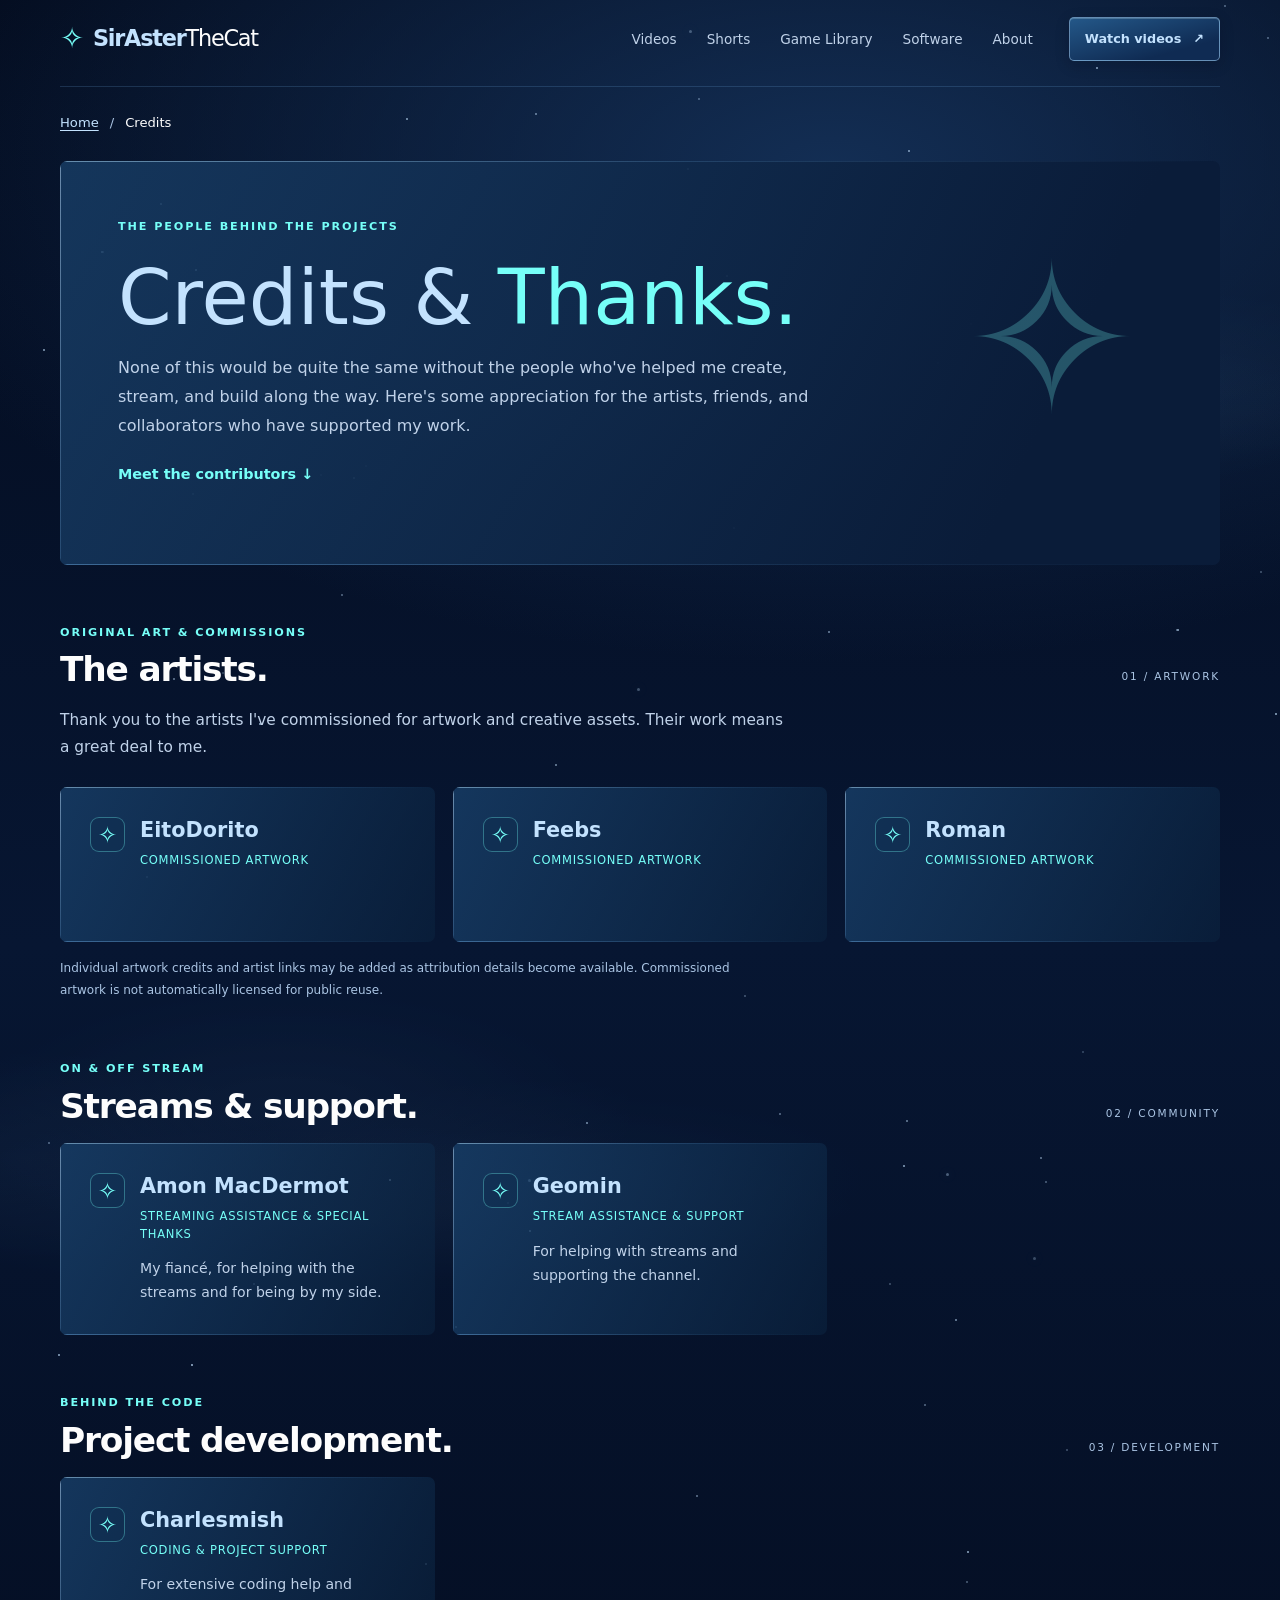
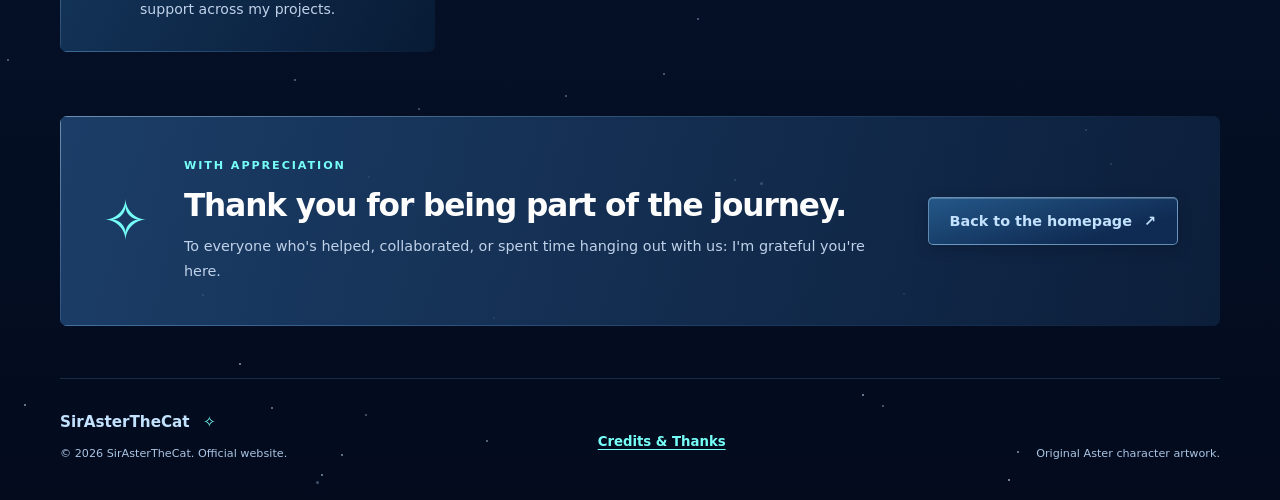
<file: credits/index.html>
<!doctype html>
<html lang="en" data-motion="paused">
<head>
  <meta charset="utf-8" />
  <base href="/" />
  <meta name="viewport" content="width=device-width, initial-scale=1" />
  <meta name="theme-color" content="#030b1d" />
  <title>Credits &amp; Thanks | SirAsterTheCat</title>
  <meta name="description" content="Meet the artists, stream supporters, and coding collaborators behind SirAsterTheCat's creative work." />
  <link rel="canonical" href="https://sirasterthecat.men/credits/" />
  <meta property="og:type" content="website" />
  <meta property="og:site_name" content="SirAsterTheCat" />
  <meta property="og:title" content="Credits &amp; Thanks | SirAsterTheCat" />
  <meta property="og:description" content="A special thank-you to the commissioned artists, stream supporters, and project collaborators who have helped bring Aster's work to life." />
  <meta property="og:url" content="https://sirasterthecat.men/credits/" />
  <meta property="og:image" content="https://sirasterthecat.men/assets/social-preview-furry-extraordinaire.jpg" />
  <meta name="twitter:card" content="summary_large_image" />
  <link rel="icon" href="favicon.ico?v=20261009-transparent-v2" sizes="any" />
  <link rel="icon" type="image/png" sizes="32x32" href="assets/favicon-32.png?v=20261009-transparent-v2" />
  <link rel="apple-touch-icon" sizes="180x180" href="assets/apple-touch-icon.png?v=20261009-transparent-v2" />
  <link rel="stylesheet" href="styles.css?v=20261019-credits-v1" />
  <script src="script.js?v=20261009-pulse-zoom-v2" defer></script>
</head>
<body data-motion="paused">
  <a class="skip-link" href="#main">Skip to content</a>
  <div class="night-clouds" aria-hidden="true"><div class="cloud cloud-one"></div><div class="cloud cloud-two"></div></div>
  <div id="starfield" class="starfield" aria-hidden="true"></div>
  <div class="shell">
    <header class="site-header">
      <a class="brand" href="/" aria-label="SirAsterTheCat home"><span class="brand-star" aria-hidden="true">✧</span>SirAster<span>TheCat</span></a>
      <nav class="navlinks" aria-label="Primary">
        <a href="/#videos">Videos</a><a href="/#shorts">Shorts</a><a href="/library/">Game Library</a><a href="/software/">Software</a><a href="/#about">About</a>
      </nav>
      <a class="button header-cta" href="https://www.youtube.com/@sirasterthecat" target="_blank" rel="noopener noreferrer">Watch videos <span aria-hidden="true">↗</span></a>
    </header>

    <main id="main" tabindex="-1">
      <nav class="credit-breadcrumb" aria-label="Breadcrumb">
        <a href="/">Home</a><span aria-hidden="true">/</span><span aria-current="page">Credits</span>
      </nav>
      <section class="library-hero oot-frame" aria-labelledby="credits-title">
        <p class="eyebrow">THE PEOPLE BEHIND THE PROJECTS</p>
        <h1 id="credits-title">Credits &amp; <em>Thanks.</em></h1>
        <p>None of this would be quite the same without the people who've helped me create, stream, and build along the way. Here's some appreciation for the artists, friends, and collaborators who have supported my work.</p>
        <a class="text-link" href="/credits/#artwork">Meet the contributors <span aria-hidden="true">↓</span></a>
      </section>

      <section class="section credit-section" id="artwork" aria-labelledby="artwork-title">
        <div class="section-heading">
          <div>
            <p class="eyebrow">ORIGINAL ART &amp; COMMISSIONS</p>
            <h2 id="artwork-title">The artists.</h2>
          </div>
          <span class="section-number" aria-hidden="true">01 / ARTWORK</span>
        </div>
        <p class="credit-section-lead">Thank you to the artists I've commissioned for artwork and creative assets. Their work means a great deal to me.</p>
        <div class="credit-grid">
          <article class="credit-person oot-frame">
            <div class="credit-person-marker" aria-hidden="true">✧</div>
            <div class="credit-person-copy">
              <h3>EitoDorito</h3>
              <p class="credit-role">Commissioned artwork</p>
              
            </div>
          </article>
          <article class="credit-person oot-frame">
            <div class="credit-person-marker" aria-hidden="true">✧</div>
            <div class="credit-person-copy">
              <h3>Feebs</h3>
              <p class="credit-role">Commissioned artwork</p>
              
            </div>
          </article>
          <article class="credit-person oot-frame">
            <div class="credit-person-marker" aria-hidden="true">✧</div>
            <div class="credit-person-copy">
              <h3>Roman</h3>
              <p class="credit-role">Commissioned artwork</p>
              
            </div>
          </article>
        </div>
        <p class="credit-note">Individual artwork credits and artist links may be added as attribution details become available. Commissioned artwork is not automatically licensed for public reuse.</p>
      </section>

      <section class="section credit-section" id="streaming" aria-labelledby="stream-title">
        <div class="section-heading">
          <div>
            <p class="eyebrow">ON &amp; OFF STREAM</p>
            <h2 id="stream-title">Streams &amp; support.</h2>
          </div>
          <span class="section-number" aria-hidden="true">02 / COMMUNITY</span>
        </div>
        <div class="credit-grid">
          <article class="credit-person oot-frame">
            <div class="credit-person-marker" aria-hidden="true">✧</div>
            <div class="credit-person-copy">
              <h3>Amon MacDermot</h3>
              <p class="credit-role">Streaming assistance &amp; special thanks</p>
              <p class="credit-description">My fiancé, for helping with the streams and for being by my side.</p>
            </div>
          </article>
          <article class="credit-person oot-frame">
            <div class="credit-person-marker" aria-hidden="true">✧</div>
            <div class="credit-person-copy">
              <h3>Geomin</h3>
              <p class="credit-role">Stream assistance &amp; support</p>
              <p class="credit-description">For helping with streams and supporting the channel.</p>
            </div>
          </article>
        </div>
      </section>

      <section class="section credit-section" id="development" aria-labelledby="development-title">
        <div class="section-heading">
          <div>
            <p class="eyebrow">BEHIND THE CODE</p>
            <h2 id="development-title">Project development.</h2>
          </div>
          <span class="section-number" aria-hidden="true">03 / DEVELOPMENT</span>
        </div>
        <div class="credit-grid">
          <article class="credit-person oot-frame">
            <div class="credit-person-marker" aria-hidden="true">✧</div>
            <div class="credit-person-copy">
              <h3>Charlesmish</h3>
              <p class="credit-role">Coding &amp; project support</p>
              <p class="credit-description">For extensive coding help and support across my projects.</p>
            </div>
          </article>
        </div>
      </section>

      <section class="credit-thanks oot-frame" aria-labelledby="thanks-title">
        <span class="credit-thanks-star" aria-hidden="true">✧</span>
        <div>
          <p class="eyebrow">WITH APPRECIATION</p>
          <h2 id="thanks-title">Thank you for being part of the journey.</h2>
          <p>To everyone who's helped, collaborated, or spent time hanging out with us: I'm grateful you're here.</p>
        </div>
        <a class="button" href="/">Back to the homepage <span aria-hidden="true">↗</span></a>
      </section>
    </main>
    <footer><div><a class="footer-brand" href="/">SirAsterTheCat <span aria-hidden="true">✧</span></a><p>© 2026 SirAsterTheCat. Official website.</p></div><nav class="footer-links" aria-label="Footer"><a href="/credits/" aria-current="page">Credits &amp; Thanks</a></nav><p>Original Aster character artwork.</p></footer>
  </div>
</body>
</html>
</file>
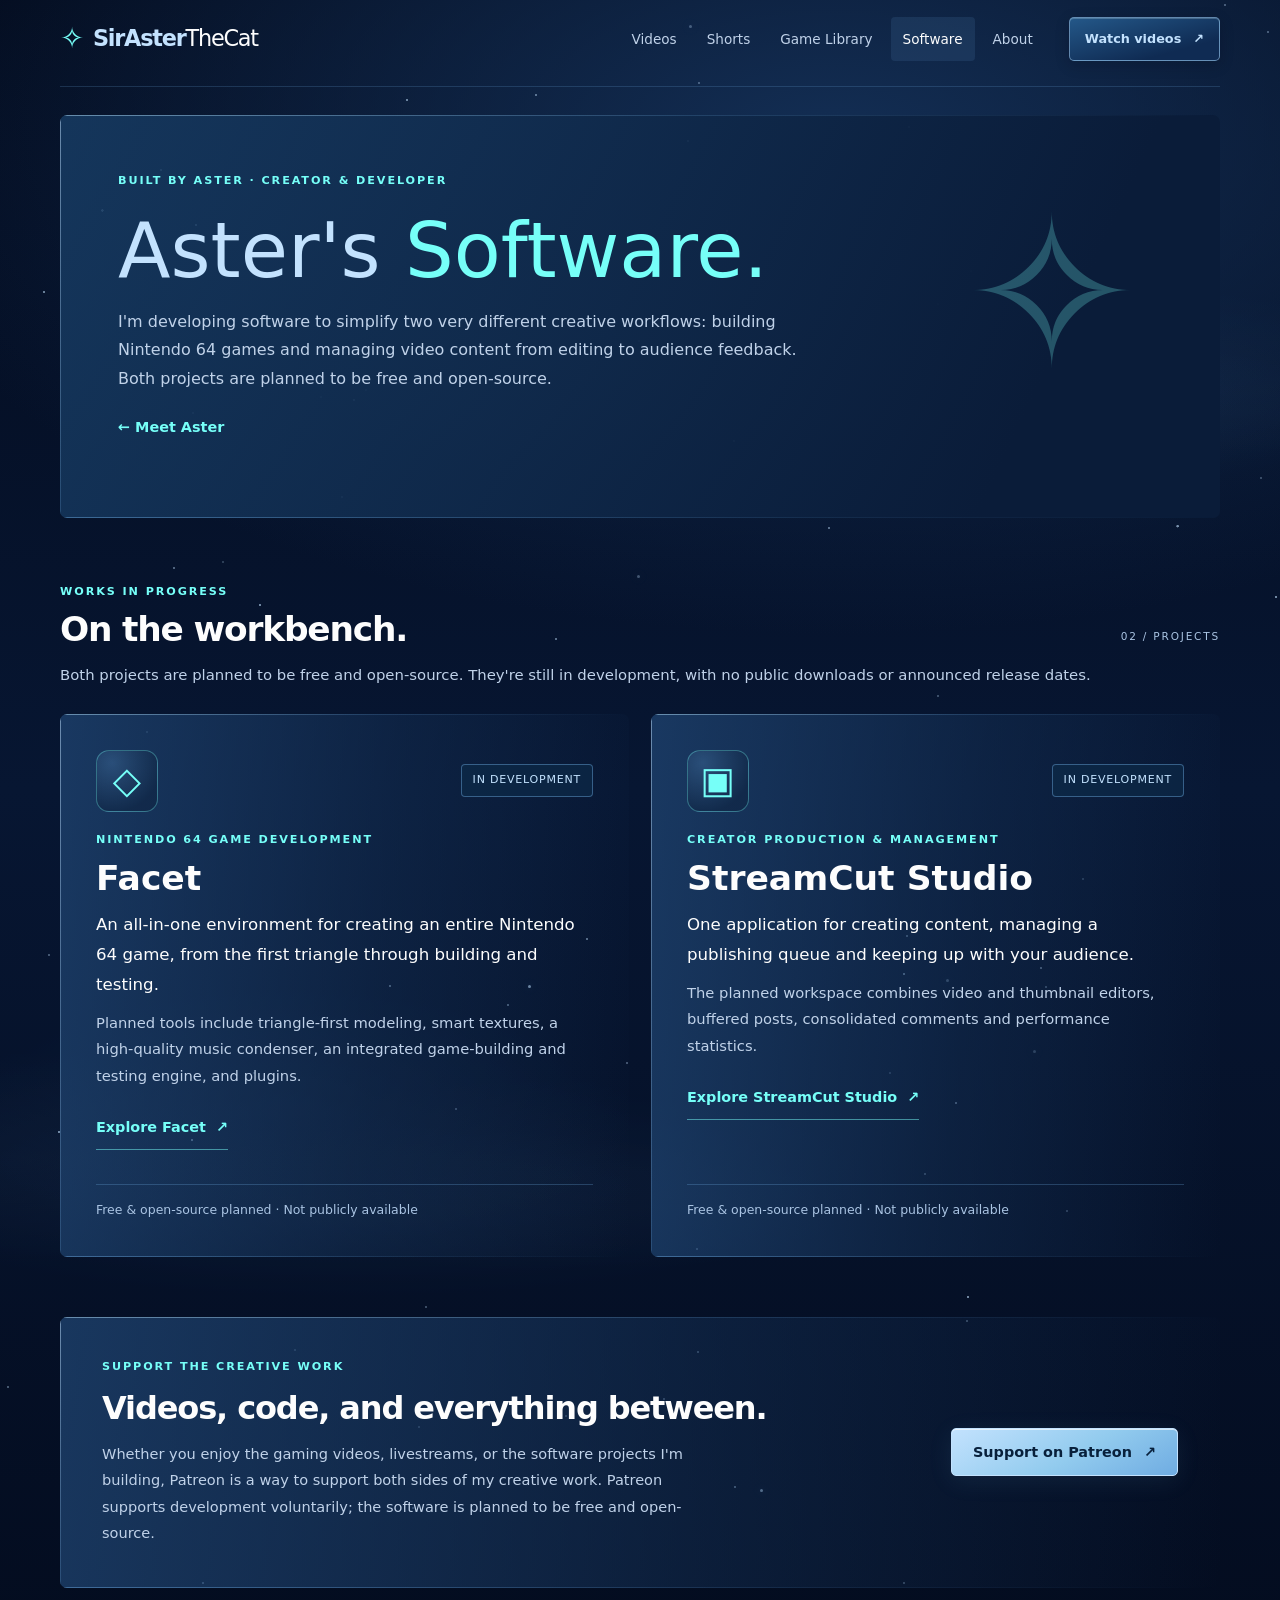
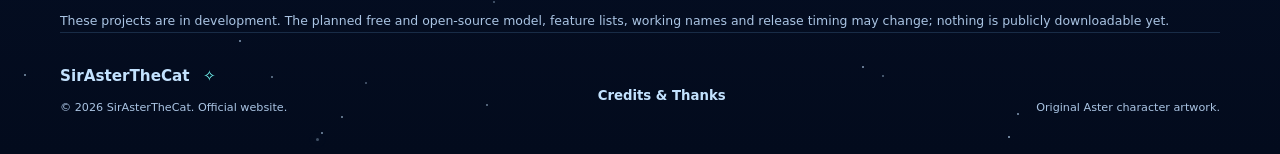
<file: software/index.html>
<!doctype html>
<html lang="en" data-motion="paused">
<head>
  <meta charset="utf-8" />
  <base href="/" />
  <meta name="viewport" content="width=device-width, initial-scale=1" />
  <meta name="theme-color" content="#030b1d" />
  <title>Aster's Software | SirAsterTheCat</title>
  <meta name="description" content="Meet Facet, a planned Nintendo 64 game-creation environment, and StreamCut Studio, an all-in-one creator production and management workspace." />
  <link rel="canonical" href="https://sirasterthecat.men/software/" />
  <meta property="og:type" content="website" />
  <meta property="og:site_name" content="SirAsterTheCat" />
  <meta property="og:title" content="Aster's Software | SirAsterTheCat" />
  <meta property="og:description" content="Explore free and open-source software projects in development: Facet for Nintendo 64 game creation and StreamCut Studio for creators." />
  <meta property="og:url" content="https://sirasterthecat.men/software/" />
  <meta property="og:image" content="https://sirasterthecat.men/assets/social-preview-furry-extraordinaire.jpg" />
  <meta name="twitter:card" content="summary_large_image" />
  <link rel="icon" href="favicon.ico?v=20261009-transparent-v2" sizes="any" />
  <link rel="icon" type="image/png" sizes="32x32" href="assets/favicon-32.png?v=20261009-transparent-v2" />
  <link rel="stylesheet" href="styles.css?v=20261019-credits-v1" />
  <script src="script.js?v=20261009-pulse-zoom-v2" defer></script>
</head>
<body data-motion="paused">
  <a class="skip-link" href="#main">Skip to content</a>
  <div class="night-clouds" aria-hidden="true"><div class="cloud cloud-one"></div><div class="cloud cloud-two"></div></div>
  <div id="starfield" class="starfield" aria-hidden="true"></div>
  <div class="shell">
    <header class="site-header">
      <a class="brand" href="/" aria-label="SirAsterTheCat home"><span class="brand-star" aria-hidden="true">✧</span>SirAster<span>TheCat</span></a>
      <nav class="navlinks" aria-label="Primary">
        <a href="/#videos">Videos</a><a href="/#shorts">Shorts</a><a href="/library/">Game Library</a><a href="/software/" aria-current="page">Software</a><a href="/#about">About</a>
      </nav>
      <a class="button header-cta" href="https://www.youtube.com/@sirasterthecat" target="_blank" rel="noopener noreferrer">Watch videos <span aria-hidden="true">↗</span></a>
    </header>
    <main id="main" tabindex="-1">
      <section class="library-hero oot-frame" aria-labelledby="software-title">
        <p class="eyebrow">BUILT BY ASTER · CREATOR & DEVELOPER</p>
        <h1 id="software-title">Aster's <em>Software.</em></h1>
        <p>I'm developing software to simplify two very different creative workflows: building Nintendo 64 games and managing video content from editing to audience feedback. Both projects are planned to be free and open-source.</p>
        <a class="text-link" href="/#about">← Meet Aster</a>
      </section>

      <section class="section software-section" aria-labelledby="projects-title">
        <div class="section-heading">
          <div><p class="eyebrow">WORKS IN PROGRESS</p><h2 id="projects-title">On the workbench.</h2></div>
          <span class="section-number">02 / PROJECTS</span>
        </div>
        <p class="section-intro">Both projects are planned to be free and open-source. They're still in development, with no public downloads or announced release dates.</p>

        <div class="software-grid">
          <article class="software-card oot-frame" aria-labelledby="facet-title">
            <div class="software-card-head">
              <span class="software-glyph" aria-hidden="true">◇</span>
              <span class="software-status">In development</span>
            </div>
            <p class="eyebrow">NINTENDO 64 GAME DEVELOPMENT</p>
            <h3 id="facet-title">Facet</h3>
            <p class="software-lede">An all-in-one environment for creating an entire Nintendo 64 game, from the first triangle through building and testing.</p>
            <p>Planned tools include triangle-first modeling, smart textures, a high-quality music condenser, an integrated game-building and testing engine, and plugins.</p>
            <a class="software-card-link" href="/software/facet/" aria-label="Explore the Facet project page">Explore Facet <span aria-hidden="true">↗</span></a>
            <div class="software-card-bottom"><span>Free &amp; open-source planned · Not publicly available</span></div>
          </article>

          <article class="software-card oot-frame" aria-labelledby="streamcut-title">
            <div class="software-card-head">
              <span class="software-glyph" aria-hidden="true">▣</span>
              <span class="software-status">In development</span>
            </div>
            <p class="eyebrow">CREATOR PRODUCTION & MANAGEMENT</p>
            <h3 id="streamcut-title">StreamCut Studio</h3>
            <p class="software-lede">One application for creating content, managing a publishing queue and keeping up with your audience.</p>
            <p>The planned workspace combines video and thumbnail editors, buffered posts, consolidated comments and performance statistics.</p>
            <a class="software-card-link" href="/software/streamcut-studio/" aria-label="Explore the StreamCut Studio project page">Explore StreamCut Studio <span aria-hidden="true">↗</span></a>
            <div class="software-card-bottom"><span>Free &amp; open-source planned · Not publicly available</span></div>
          </article>
        </div>
      </section>

      <section class="section software-support oot-frame" aria-labelledby="support-title">
        <div>
          <p class="eyebrow">SUPPORT THE CREATIVE WORK</p>
          <h2 id="support-title">Videos, code, and everything between.</h2>
          <p>Whether you enjoy the gaming videos, livestreams, or the software projects I'm building, Patreon is a way to support both sides of my creative work. Patreon supports development voluntarily; the software is planned to be free and open-source.</p>
        </div>
        <a class="button button-primary" href="https://www.patreon.com/SirAsterTheCat" target="_blank" rel="noopener noreferrer">Support on Patreon <span aria-hidden="true">↗</span></a>
      </section>
      <p class="software-disclaimer">These projects are in development. The planned free and open-source model, feature lists, working names and release timing may change; nothing is publicly downloadable yet.</p>
    </main>
    <footer><div><a class="footer-brand" href="/">SirAsterTheCat <span aria-hidden="true">✧</span></a><p>© 2026 SirAsterTheCat. Official website.</p></div><nav class="footer-links" aria-label="Footer"><a href="/credits/">Credits &amp; Thanks</a></nav><p>Original Aster character artwork.</p></footer>
  </div>
</body>
</html>
</file>
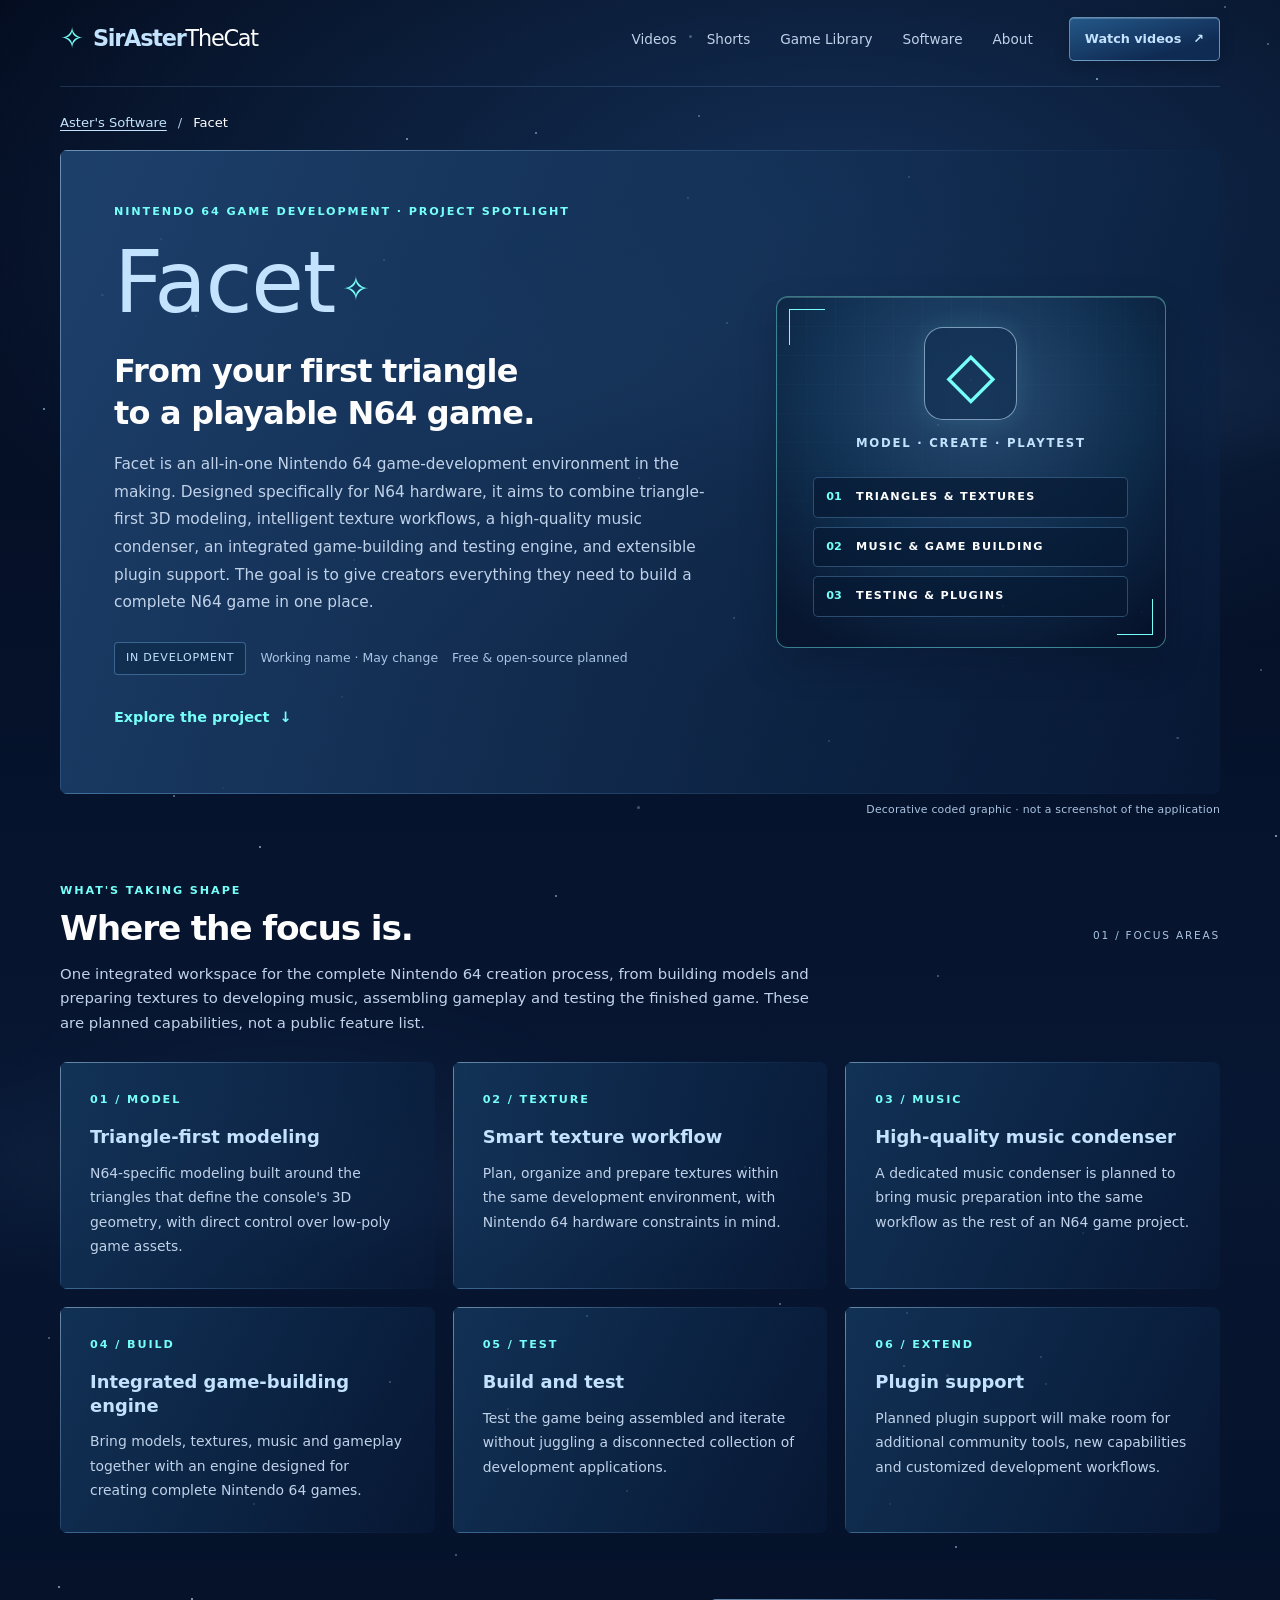
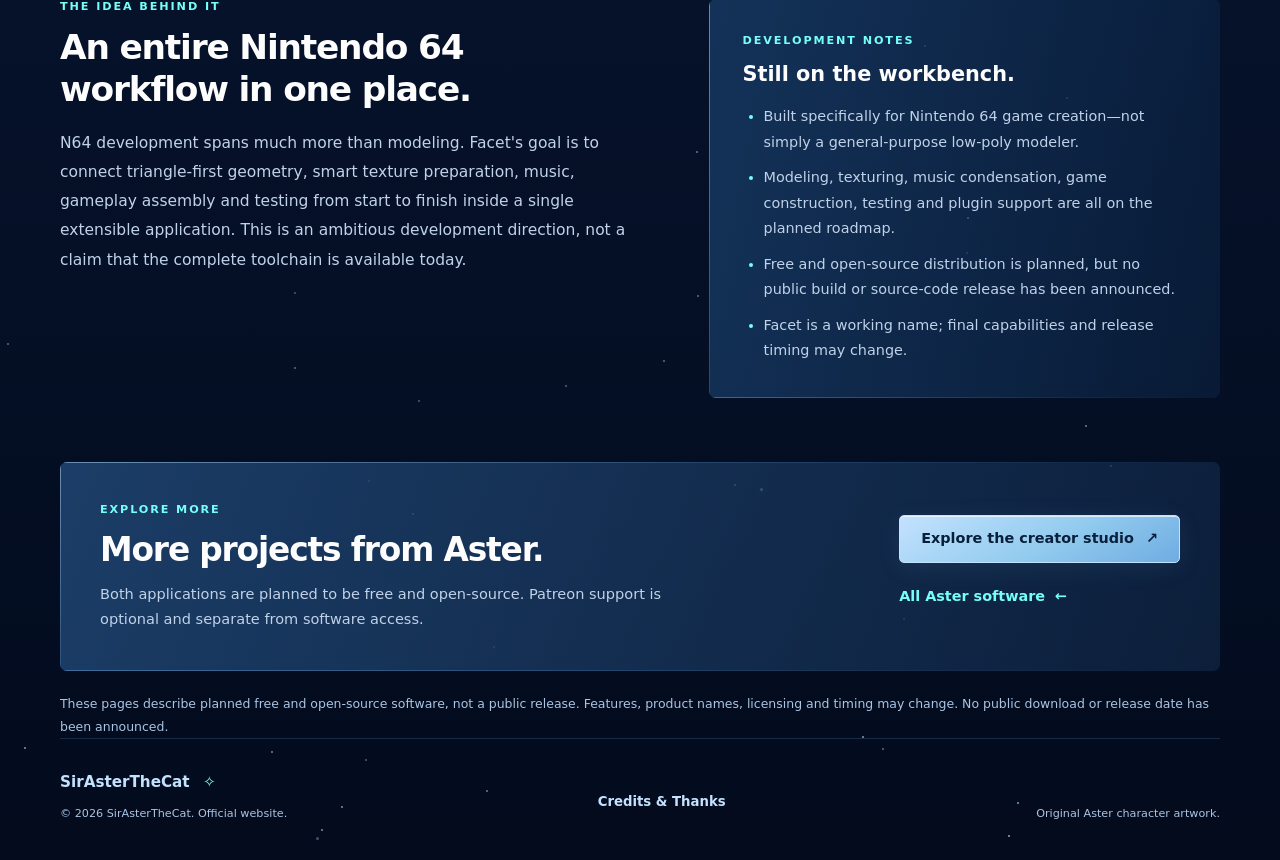
<file: software/facet/index.html>
<!doctype html>
<html lang="en" data-motion="paused">
<head>
  <meta charset="utf-8" />
  <base href="/" />
  <meta name="viewport" content="width=device-width, initial-scale=1" />
  <meta name="theme-color" content="#030b1d" />
  <title>Facet | Aster's Software | SirAsterTheCat</title>
  <meta name="description" content="Facet is a planned all-in-one Nintendo 64 game-development environment with triangle-first modeling, smart textures, music, game building, testing and plugins." />
  <link rel="canonical" href="https://sirasterthecat.men/software/facet/" />
  <meta property="og:type" content="website" />
  <meta property="og:site_name" content="SirAsterTheCat" />
  <meta property="og:title" content="Facet | Aster's Software" />
  <meta property="og:description" content="Facet is a planned all-in-one Nintendo 64 game-development environment with triangle-first modeling, smart textures, music, game building, testing and plugins." />
  <meta property="og:url" content="https://sirasterthecat.men/software/facet/" />
  <meta property="og:image" content="https://sirasterthecat.men/assets/social-preview-furry-extraordinaire.jpg" />
  <meta name="twitter:card" content="summary_large_image" />
  <link rel="icon" href="favicon.ico?v=20261009-transparent-v2" sizes="any" />
  <link rel="icon" type="image/png" sizes="32x32" href="assets/favicon-32.png?v=20261009-transparent-v2" />
  <link rel="apple-touch-icon" sizes="180x180" href="assets/apple-touch-icon.png?v=20261009-transparent-v2" />
  <link rel="stylesheet" href="styles.css?v=20261019-credits-v1" />
  <script src="script.js?v=20261009-pulse-zoom-v2" defer></script>
</head>
<body data-motion="paused">
  <a class="skip-link" href="#main">Skip to content</a>
  <div class="night-clouds" aria-hidden="true"><div class="cloud cloud-one"></div><div class="cloud cloud-two"></div></div>
  <div id="starfield" class="starfield" aria-hidden="true"></div>
  <div class="shell">
    <header class="site-header">
      <a class="brand" href="/" aria-label="SirAsterTheCat home"><span class="brand-star" aria-hidden="true">✧</span>SirAster<span>TheCat</span></a>
      <nav class="navlinks" aria-label="Primary">
        <a href="/#videos">Videos</a><a href="/#shorts">Shorts</a><a href="/library/">Game Library</a><a href="/software/" aria-current="location">Software</a><a href="/#about">About</a>
      </nav>
      <a class="button header-cta" href="https://www.youtube.com/@sirasterthecat" target="_blank" rel="noopener noreferrer">Watch videos <span aria-hidden="true">↗</span></a>
    </header>
    <main id="main" tabindex="-1">
      <nav class="software-breadcrumbs" aria-label="Breadcrumb"><a href="/software/">Aster's Software</a><span aria-hidden="true">/</span><span aria-current="page">Facet</span></nav>
      <section class="software-detail-hero oot-frame" aria-labelledby="product-title">
        <div class="software-detail-intro">
          <p class="eyebrow">NINTENDO 64 GAME DEVELOPMENT · PROJECT SPOTLIGHT</p>
          <h1 id="product-title">Facet<span class="software-detail-star" aria-hidden="true">✧</span></h1>
          <p class="software-detail-subheading">From your first triangle to a playable N64 game.</p>
          <p class="software-detail-description">Facet is an all-in-one Nintendo 64 game-development environment in the making. Designed specifically for N64 hardware, it aims to combine triangle-first 3D modeling, intelligent texture workflows, a high-quality music condenser, an integrated game-building and testing engine, and extensible plugin support. The goal is to give creators everything they need to build a complete N64 game in one place.</p>
          <div class="software-detail-meta">
            <span class="software-status">In development</span>
            <span class="software-name-note">Working name · May change</span>
            <span class="software-name-note">Free &amp; open-source planned</span>
          </div>
          <a class="text-link" href="/software/facet/#explore">Explore the project <span aria-hidden="true">↓</span></a>
        </div>
        <div class="software-diagram" aria-hidden="true">
          <div class="software-diagram-inner">
            <span class="software-diagram-glyph">◇</span>
            <p class="software-diagram-title">MODEL · CREATE · PLAYTEST</p>
            <div class="software-diagram-lines">
                <span class="software-diagram-line"><span class="software-diagram-step">01</span>TRIANGLES &amp; TEXTURES</span>
                <span class="software-diagram-line"><span class="software-diagram-step">02</span>MUSIC &amp; GAME BUILDING</span>
                <span class="software-diagram-line"><span class="software-diagram-step">03</span>TESTING &amp; PLUGINS</span>
            </div>
          </div>
          <span class="software-diagram-corner software-diagram-corner-one"></span>
          <span class="software-diagram-corner software-diagram-corner-two"></span>
        </div>
      </section>
      <p class="software-visual-note">Decorative coded graphic · not a screenshot of the application</p>
      <section class="section software-detail-section" id="explore" aria-labelledby="explore-title">
        <div class="section-heading">
          <div><p class="eyebrow">WHAT'S TAKING SHAPE</p><h2 id="explore-title">Where the focus is.</h2></div>
          <span class="section-number" aria-hidden="true">01 / FOCUS AREAS</span>
        </div>
        <p class="section-intro">One integrated workspace for the complete Nintendo 64 creation process, from building models and preparing textures to developing music, assembling gameplay and testing the finished game. These are planned capabilities, not a public feature list.</p>
        <div class="software-detail-features">
          <article class="software-detail-feature oot-frame">
            <p class="eyebrow">01 / MODEL</p>
            <h3>Triangle-first modeling</h3>
            <p>N64-specific modeling built around the triangles that define the console's 3D geometry, with direct control over low-poly game assets.</p>
          </article>
          <article class="software-detail-feature oot-frame">
            <p class="eyebrow">02 / TEXTURE</p>
            <h3>Smart texture workflow</h3>
            <p>Plan, organize and prepare textures within the same development environment, with Nintendo 64 hardware constraints in mind.</p>
          </article>
          <article class="software-detail-feature oot-frame">
            <p class="eyebrow">03 / MUSIC</p>
            <h3>High-quality music condenser</h3>
            <p>A dedicated music condenser is planned to bring music preparation into the same workflow as the rest of an N64 game project.</p>
          </article>
          <article class="software-detail-feature oot-frame">
            <p class="eyebrow">04 / BUILD</p>
            <h3>Integrated game-building engine</h3>
            <p>Bring models, textures, music and gameplay together with an engine designed for creating complete Nintendo 64 games.</p>
          </article>
          <article class="software-detail-feature oot-frame">
            <p class="eyebrow">05 / TEST</p>
            <h3>Build and test</h3>
            <p>Test the game being assembled and iterate without juggling a disconnected collection of development applications.</p>
          </article>
          <article class="software-detail-feature oot-frame">
            <p class="eyebrow">06 / EXTEND</p>
            <h3>Plugin support</h3>
            <p>Planned plugin support will make room for additional community tools, new capabilities and customized development workflows.</p>
          </article>
        </div>
      </section>
      <section class="section software-detail-approach" aria-labelledby="approach-title">
        <div class="software-detail-story">
          <p class="eyebrow">THE IDEA BEHIND IT</p>
          <h2 id="approach-title">An entire Nintendo 64 workflow in one place.</h2>
          <p>N64 development spans much more than modeling. Facet's goal is to connect triangle-first geometry, smart texture preparation, music, gameplay assembly and testing from start to finish inside a single extensible application. This is an ambitious development direction, not a claim that the complete toolchain is available today.</p>
        </div>
        <aside class="software-detail-status oot-frame" aria-labelledby="development-title">
          <p class="eyebrow">DEVELOPMENT NOTES</p>
          <h3 id="development-title">Still on the workbench.</h3>
          <ul>
            <li>Built specifically for Nintendo 64 game creation—not simply a general-purpose low-poly modeler.</li>
            <li>Modeling, texturing, music condensation, game construction, testing and plugin support are all on the planned roadmap.</li>
            <li>Free and open-source distribution is planned, but no public build or source-code release has been announced.</li>
            <li>Facet is a working name; final capabilities and release timing may change.</li>
          </ul>
        </aside>
      </section>
      <section class="software-detail-next oot-frame" aria-labelledby="next-title">
        <div>
          <p class="eyebrow">EXPLORE MORE</p>
          <h2 id="next-title">More projects from Aster.</h2>
          <p>Both applications are planned to be free and open-source. Patreon support is optional and separate from software access.</p>
        </div>
        <div class="software-detail-next-actions">
          <a class="button button-primary" href="/software/streamcut-studio/">Explore the creator studio <span aria-hidden="true">↗</span></a>
          <a class="text-link" href="/software/">All Aster software <span aria-hidden="true">←</span></a>
        </div>
      </section>
      <p class="software-disclaimer">These pages describe planned free and open-source software, not a public release. Features, product names, licensing and timing may change. No public download or release date has been announced.</p>
    </main>
    <footer><div><a class="footer-brand" href="/">SirAsterTheCat <span aria-hidden="true">✧</span></a><p>© 2026 SirAsterTheCat. Official website.</p></div><nav class="footer-links" aria-label="Footer"><a href="/credits/">Credits &amp; Thanks</a></nav><p>Original Aster character artwork.</p></footer>
  </div>
</body>
</html>
</file>
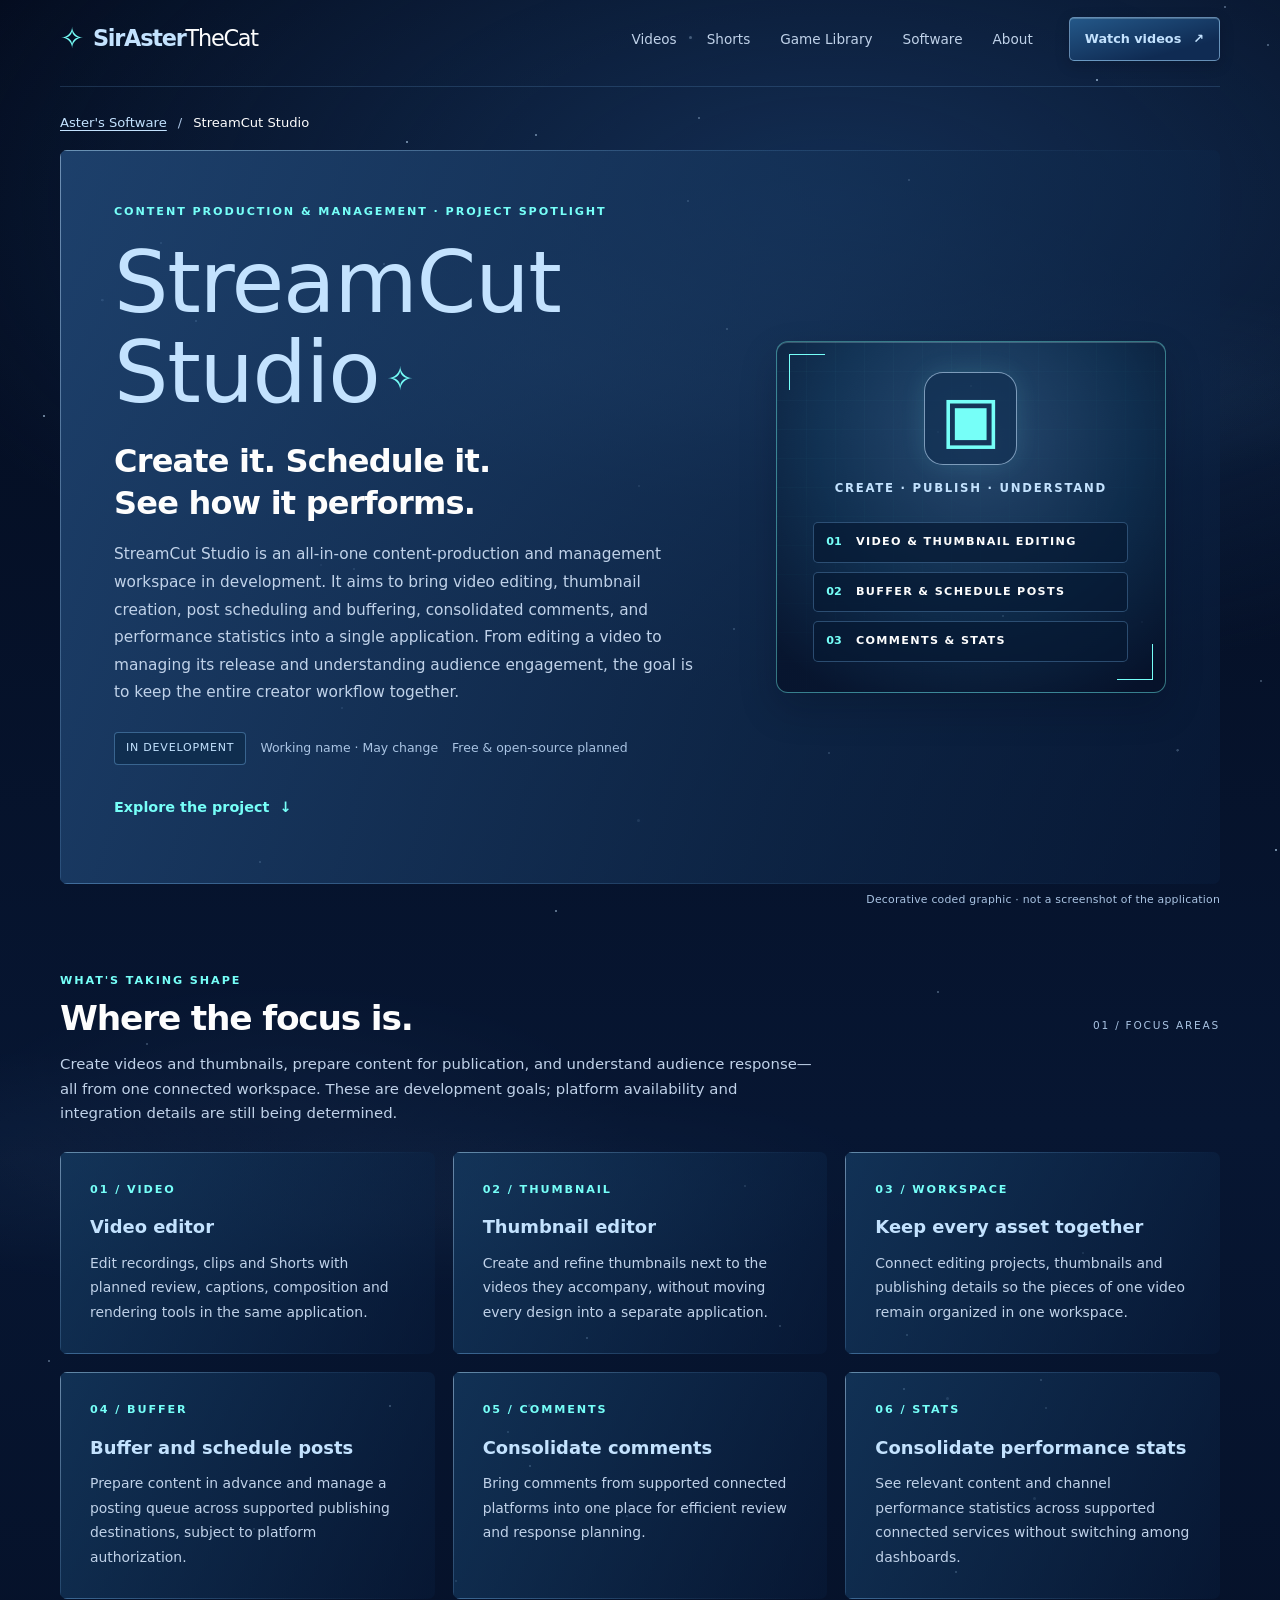
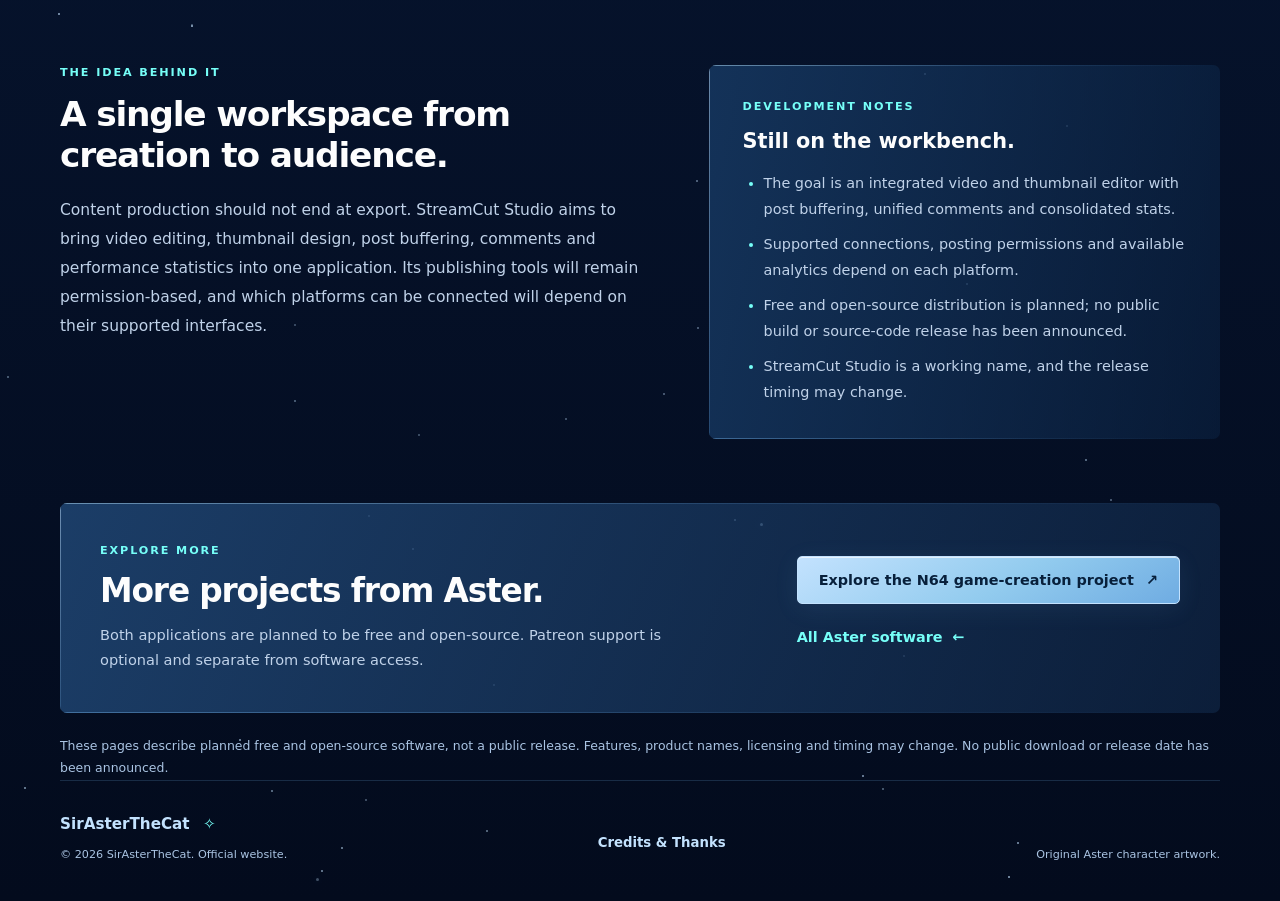
<file: software/streamcut-studio/index.html>
<!doctype html>
<html lang="en" data-motion="paused">
<head>
  <meta charset="utf-8" />
  <base href="/" />
  <meta name="viewport" content="width=device-width, initial-scale=1" />
  <meta name="theme-color" content="#030b1d" />
  <title>StreamCut Studio | Aster's Software | SirAsterTheCat</title>
  <meta name="description" content="StreamCut Studio is a planned all-in-one creator application for video and thumbnail editing, buffered posts, consolidated comments and performance stats." />
  <link rel="canonical" href="https://sirasterthecat.men/software/streamcut-studio/" />
  <meta property="og:type" content="website" />
  <meta property="og:site_name" content="SirAsterTheCat" />
  <meta property="og:title" content="StreamCut Studio | Aster's Software" />
  <meta property="og:description" content="StreamCut Studio is a planned all-in-one creator application for video and thumbnail editing, buffered posts, consolidated comments and performance stats." />
  <meta property="og:url" content="https://sirasterthecat.men/software/streamcut-studio/" />
  <meta property="og:image" content="https://sirasterthecat.men/assets/social-preview-furry-extraordinaire.jpg" />
  <meta name="twitter:card" content="summary_large_image" />
  <link rel="icon" href="favicon.ico?v=20261009-transparent-v2" sizes="any" />
  <link rel="icon" type="image/png" sizes="32x32" href="assets/favicon-32.png?v=20261009-transparent-v2" />
  <link rel="apple-touch-icon" sizes="180x180" href="assets/apple-touch-icon.png?v=20261009-transparent-v2" />
  <link rel="stylesheet" href="styles.css?v=20261019-credits-v1" />
  <script src="script.js?v=20261009-pulse-zoom-v2" defer></script>
</head>
<body data-motion="paused">
  <a class="skip-link" href="#main">Skip to content</a>
  <div class="night-clouds" aria-hidden="true"><div class="cloud cloud-one"></div><div class="cloud cloud-two"></div></div>
  <div id="starfield" class="starfield" aria-hidden="true"></div>
  <div class="shell">
    <header class="site-header">
      <a class="brand" href="/" aria-label="SirAsterTheCat home"><span class="brand-star" aria-hidden="true">✧</span>SirAster<span>TheCat</span></a>
      <nav class="navlinks" aria-label="Primary">
        <a href="/#videos">Videos</a><a href="/#shorts">Shorts</a><a href="/library/">Game Library</a><a href="/software/" aria-current="location">Software</a><a href="/#about">About</a>
      </nav>
      <a class="button header-cta" href="https://www.youtube.com/@sirasterthecat" target="_blank" rel="noopener noreferrer">Watch videos <span aria-hidden="true">↗</span></a>
    </header>
    <main id="main" tabindex="-1">
      <nav class="software-breadcrumbs" aria-label="Breadcrumb"><a href="/software/">Aster's Software</a><span aria-hidden="true">/</span><span aria-current="page">StreamCut Studio</span></nav>
      <section class="software-detail-hero oot-frame" aria-labelledby="product-title">
        <div class="software-detail-intro">
          <p class="eyebrow">CONTENT PRODUCTION & MANAGEMENT · PROJECT SPOTLIGHT</p>
          <h1 id="product-title">StreamCut Studio<span class="software-detail-star" aria-hidden="true">✧</span></h1>
          <p class="software-detail-subheading">Create it. Schedule it. See how it performs.</p>
          <p class="software-detail-description">StreamCut Studio is an all-in-one content-production and management workspace in development. It aims to bring video editing, thumbnail creation, post scheduling and buffering, consolidated comments, and performance statistics into a single application. From editing a video to managing its release and understanding audience engagement, the goal is to keep the entire creator workflow together.</p>
          <div class="software-detail-meta">
            <span class="software-status">In development</span>
            <span class="software-name-note">Working name · May change</span>
            <span class="software-name-note">Free &amp; open-source planned</span>
          </div>
          <a class="text-link" href="/software/streamcut-studio/#explore">Explore the project <span aria-hidden="true">↓</span></a>
        </div>
        <div class="software-diagram" aria-hidden="true">
          <div class="software-diagram-inner">
            <span class="software-diagram-glyph">▣</span>
            <p class="software-diagram-title">CREATE · PUBLISH · UNDERSTAND</p>
            <div class="software-diagram-lines">
                <span class="software-diagram-line"><span class="software-diagram-step">01</span>VIDEO &amp; THUMBNAIL EDITING</span>
                <span class="software-diagram-line"><span class="software-diagram-step">02</span>BUFFER &amp; SCHEDULE POSTS</span>
                <span class="software-diagram-line"><span class="software-diagram-step">03</span>COMMENTS &amp; STATS</span>
            </div>
          </div>
          <span class="software-diagram-corner software-diagram-corner-one"></span>
          <span class="software-diagram-corner software-diagram-corner-two"></span>
        </div>
      </section>
      <p class="software-visual-note">Decorative coded graphic · not a screenshot of the application</p>
      <section class="section software-detail-section" id="explore" aria-labelledby="explore-title">
        <div class="section-heading">
          <div><p class="eyebrow">WHAT'S TAKING SHAPE</p><h2 id="explore-title">Where the focus is.</h2></div>
          <span class="section-number" aria-hidden="true">01 / FOCUS AREAS</span>
        </div>
        <p class="section-intro">Create videos and thumbnails, prepare content for publication, and understand audience response—all from one connected workspace. These are development goals; platform availability and integration details are still being determined.</p>
        <div class="software-detail-features">
          <article class="software-detail-feature oot-frame">
            <p class="eyebrow">01 / VIDEO</p>
            <h3>Video editor</h3>
            <p>Edit recordings, clips and Shorts with planned review, captions, composition and rendering tools in the same application.</p>
          </article>
          <article class="software-detail-feature oot-frame">
            <p class="eyebrow">02 / THUMBNAIL</p>
            <h3>Thumbnail editor</h3>
            <p>Create and refine thumbnails next to the videos they accompany, without moving every design into a separate application.</p>
          </article>
          <article class="software-detail-feature oot-frame">
            <p class="eyebrow">03 / WORKSPACE</p>
            <h3>Keep every asset together</h3>
            <p>Connect editing projects, thumbnails and publishing details so the pieces of one video remain organized in one workspace.</p>
          </article>
          <article class="software-detail-feature oot-frame">
            <p class="eyebrow">04 / BUFFER</p>
            <h3>Buffer and schedule posts</h3>
            <p>Prepare content in advance and manage a posting queue across supported publishing destinations, subject to platform authorization.</p>
          </article>
          <article class="software-detail-feature oot-frame">
            <p class="eyebrow">05 / COMMENTS</p>
            <h3>Consolidate comments</h3>
            <p>Bring comments from supported connected platforms into one place for efficient review and response planning.</p>
          </article>
          <article class="software-detail-feature oot-frame">
            <p class="eyebrow">06 / STATS</p>
            <h3>Consolidate performance stats</h3>
            <p>See relevant content and channel performance statistics across supported connected services without switching among dashboards.</p>
          </article>
        </div>
      </section>
      <section class="section software-detail-approach" aria-labelledby="approach-title">
        <div class="software-detail-story">
          <p class="eyebrow">THE IDEA BEHIND IT</p>
          <h2 id="approach-title">A single workspace from creation to audience.</h2>
          <p>Content production should not end at export. StreamCut Studio aims to bring video editing, thumbnail design, post buffering, comments and performance statistics into one application. Its publishing tools will remain permission-based, and which platforms can be connected will depend on their supported interfaces.</p>
        </div>
        <aside class="software-detail-status oot-frame" aria-labelledby="development-title">
          <p class="eyebrow">DEVELOPMENT NOTES</p>
          <h3 id="development-title">Still on the workbench.</h3>
          <ul>
            <li>The goal is an integrated video and thumbnail editor with post buffering, unified comments and consolidated stats.</li>
            <li>Supported connections, posting permissions and available analytics depend on each platform.</li>
            <li>Free and open-source distribution is planned; no public build or source-code release has been announced.</li>
            <li>StreamCut Studio is a working name, and the release timing may change.</li>
          </ul>
        </aside>
      </section>
      <section class="software-detail-next oot-frame" aria-labelledby="next-title">
        <div>
          <p class="eyebrow">EXPLORE MORE</p>
          <h2 id="next-title">More projects from Aster.</h2>
          <p>Both applications are planned to be free and open-source. Patreon support is optional and separate from software access.</p>
        </div>
        <div class="software-detail-next-actions">
          <a class="button button-primary" href="/software/facet/">Explore the N64 game-creation project <span aria-hidden="true">↗</span></a>
          <a class="text-link" href="/software/">All Aster software <span aria-hidden="true">←</span></a>
        </div>
      </section>
      <p class="software-disclaimer">These pages describe planned free and open-source software, not a public release. Features, product names, licensing and timing may change. No public download or release date has been announced.</p>
    </main>
    <footer><div><a class="footer-brand" href="/">SirAsterTheCat <span aria-hidden="true">✧</span></a><p>© 2026 SirAsterTheCat. Official website.</p></div><nav class="footer-links" aria-label="Footer"><a href="/credits/">Credits &amp; Thanks</a></nav><p>Original Aster character artwork.</p></footer>
  </div>
</body>
</html>
</file>
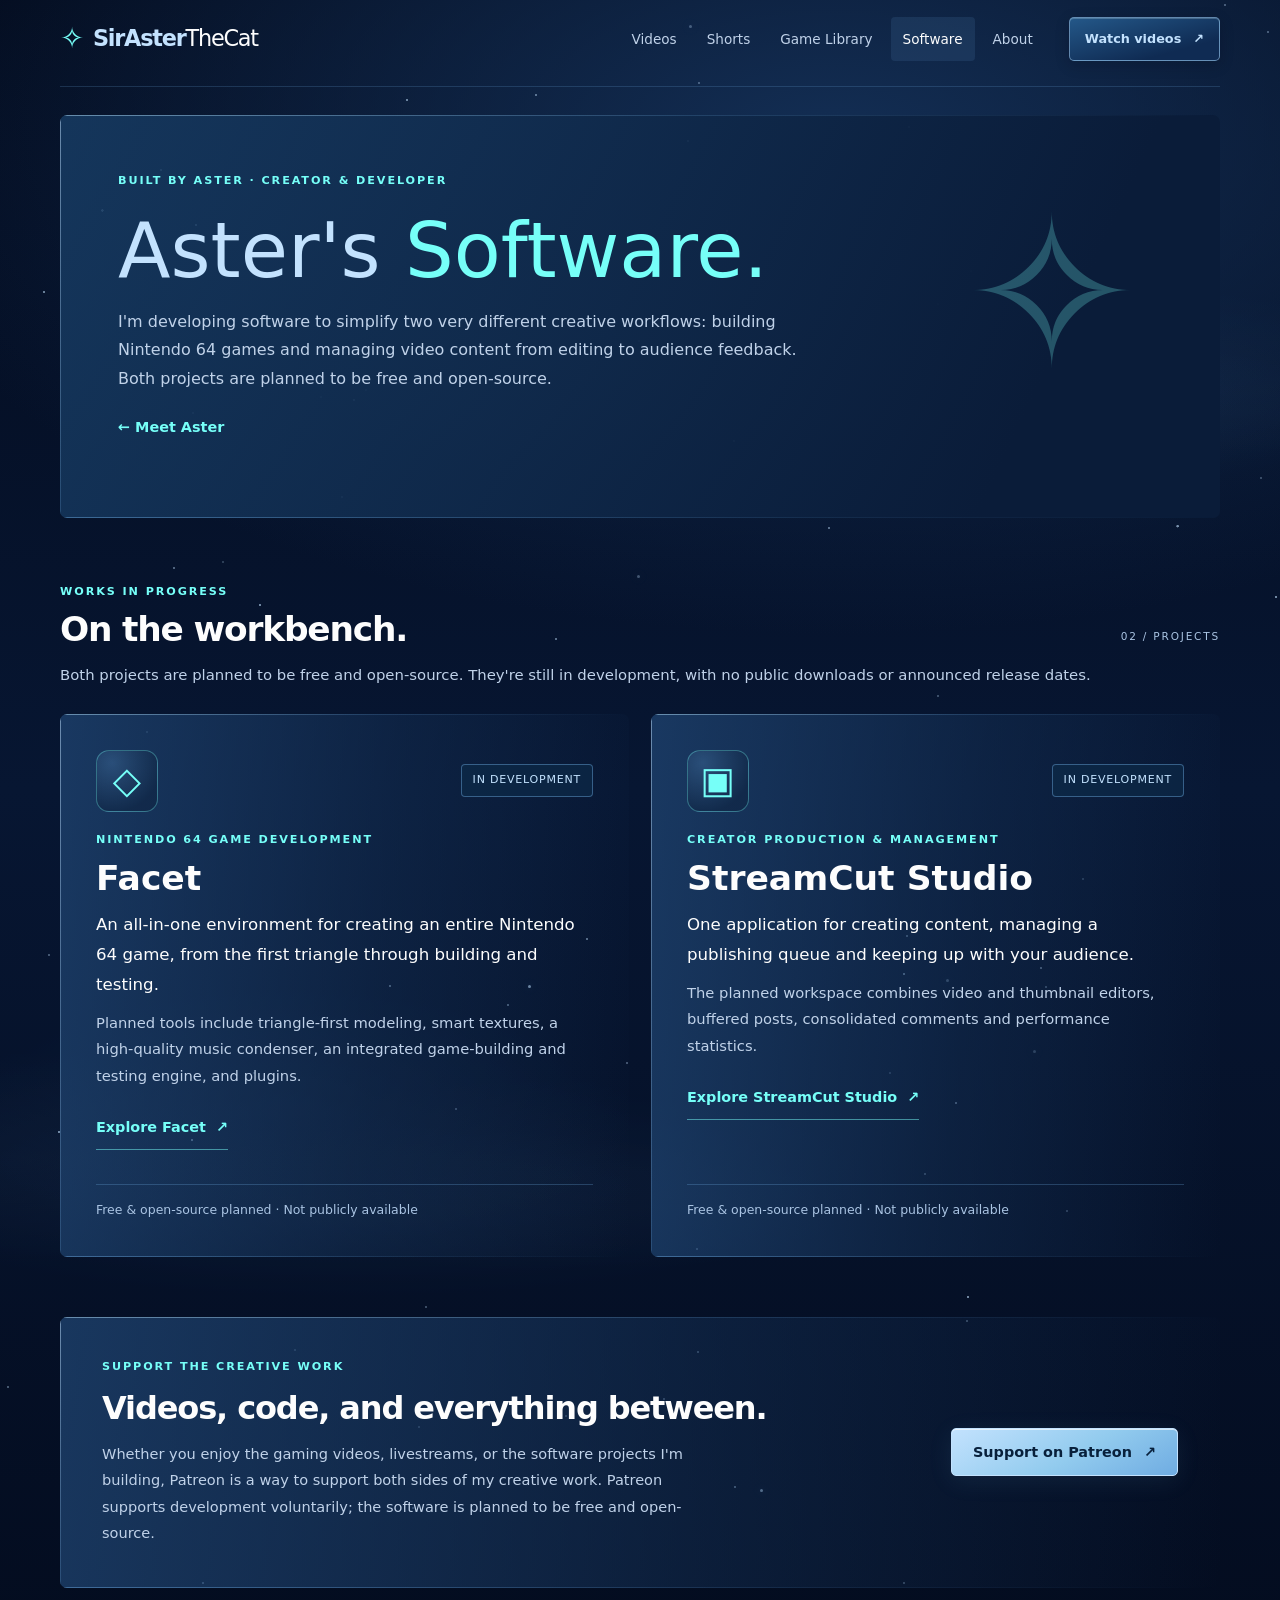
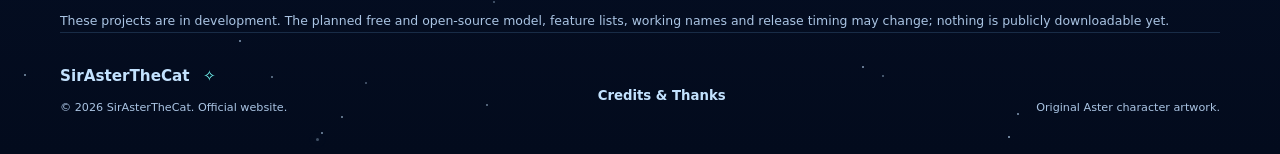
<file: products.html>
<!doctype html>
<html lang="en">
<head>
  <meta charset="utf-8" />
  <meta name="robots" content="noindex, follow" />
  <meta name="viewport" content="width=device-width, initial-scale=1" />
  <title>Software moved | SirAsterTheCat</title>
  <link rel="canonical" href="https://sirasterthecat.men/software/" />
  <meta http-equiv="refresh" content="0; url=/software/" />
  <script>window.location.replace('/software/' + window.location.search + window.location.hash);</script>
</head>
<body><p>Software catalog: <a href="/software/">sirasterthecat.men/software/</a>.</p></body>
</html>
</file>
